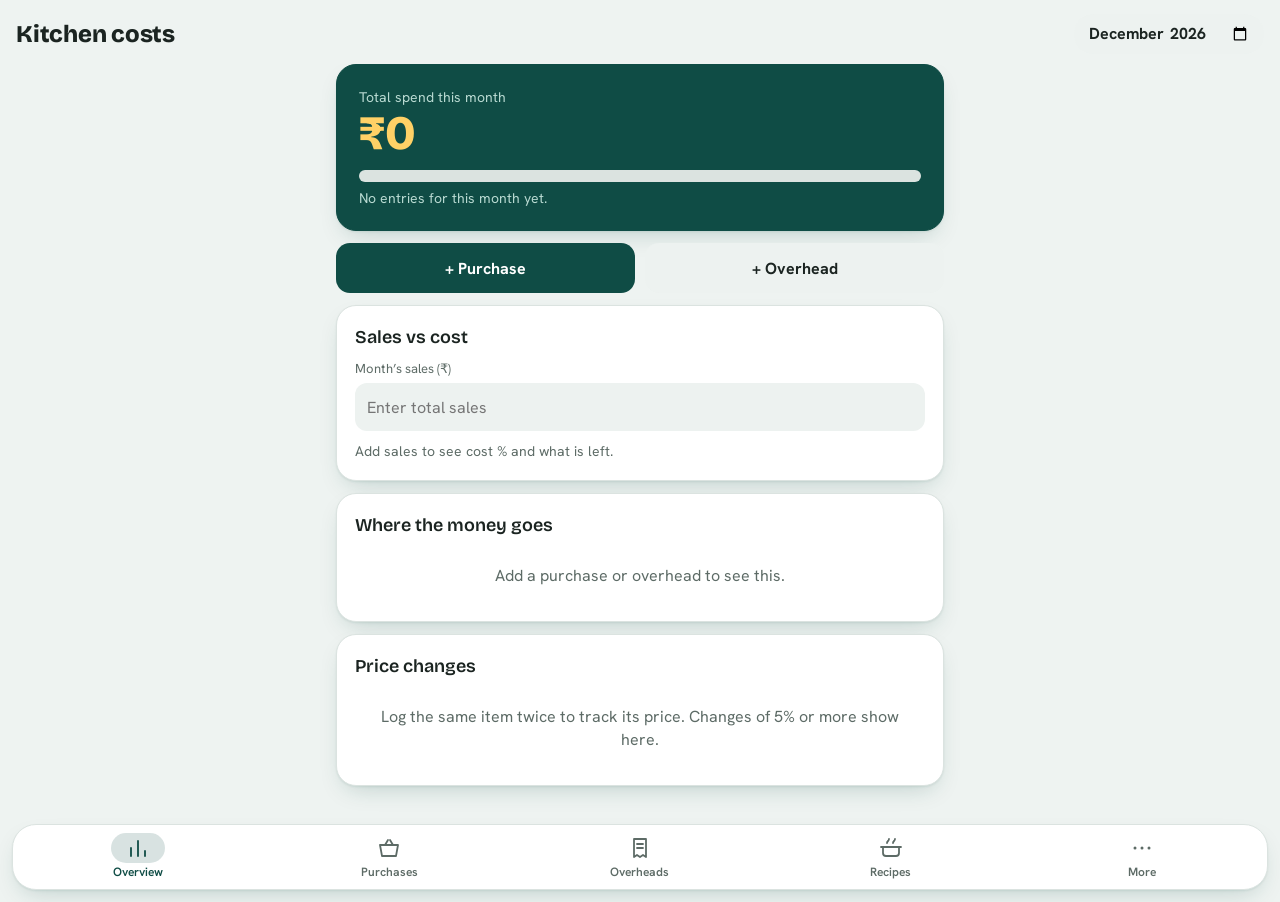
<file: admin.html>
<!DOCTYPE html>
<html lang="en">
<head>
<meta charset="utf-8">
<meta name="viewport" content="width=device-width, initial-scale=1, viewport-fit=cover">
<title>Kitchen Costs</title>
<link rel="stylesheet" href="https://fonts.googleapis.com/css2?family=Hanken+Grotesk:wght@400;500;700;800&family=Bricolage+Grotesque:wght@600;800&display=swap">
<style>
:root{--bg:#f3f6f5;--card:#fff;--ink:#1b2421;--mute:#5d6b66;--line:#dbe3e0;--brand:#0f4c45;--brand-ink:#fff;--up:#c0392b;--down:#1d7a4d;--warn:#e0a100;--bar:#0f4c45;--bar2:#e0a100;
box-sizing:border-box;padding-top:env(safe-area-inset-top,0px);padding-bottom:env(safe-area-inset-bottom,0px);color-scheme:light}
@media (prefers-color-scheme:dark){:root:not([data-theme="light"]){--bg:#111a18;--card:#1a2623;--ink:#e8efec;--mute:#9bada6;--line:#2c3b37;--brand:#4cc2a8;--brand-ink:#08201b;--up:#ff7a69;--down:#5fd59a;--bar:#4cc2a8;color-scheme:dark}}
:root[data-theme="dark"]{--bg:#111a18;--card:#1a2623;--ink:#e8efec;--mute:#9bada6;--line:#2c3b37;--brand:#4cc2a8;--brand-ink:#08201b;--up:#ff7a69;--down:#5fd59a;--bar:#4cc2a8;color-scheme:dark}
html{scroll-padding-top:env(safe-area-inset-top,0px)}
*{box-sizing:border-box}
body{margin:0;background:var(--bg);color:var(--ink);font:16px/1.45 "Hanken Grotesk",system-ui,-apple-system,"Segoe UI",Roboto,sans-serif;padding-bottom:84px}
header{position:sticky;top:env(safe-area-inset-top,0px);background:var(--bg);padding:12px 16px 8px;z-index:5;display:flex;gap:10px;align-items:center;justify-content:space-between}
h1{font-size:20px;margin:0;font-weight:800;letter-spacing:-.01em}
input,select,button{font:inherit;color:inherit}
input,select{width:100%;padding:11px 12px;border:1px solid var(--line);border-radius:10px;background:var(--card);min-height:44px}
input:focus,select:focus,button:focus-visible{outline:2px solid var(--brand);outline-offset:1px}
main{padding:0 16px;max-width:640px;margin:0 auto}
section{display:none}section.on{display:block}
.card{background:var(--card);border:1px solid var(--line);border-radius:14px;padding:14px;margin:0 0 12px}
h2{font-size:16px;margin:0 0 10px;font-weight:700}
.big{font-size:34px;font-weight:800;letter-spacing:-.02em;line-height:1.1}
.mute{color:var(--mute);font-size:14px}
.grid{display:grid;grid-template-columns:1fr 1fr;gap:10px}
.full{grid-column:1/-1}
label{display:block;font-size:13px;color:var(--mute);margin:0 0 4px}
.btn{background:var(--brand);color:var(--brand-ink);border:0;border-radius:10px;padding:12px 16px;font-weight:700;min-height:46px;cursor:pointer;width:100%}
.btn.ghost{background:transparent;color:var(--ink);border:1px solid var(--line)}
.row{display:flex;justify-content:space-between;gap:10px;padding:10px 0;border-top:1px solid var(--line);align-items:flex-start}
.row:first-of-type{border-top:0}
.row b{font-weight:700}
.x{background:none;border:0;color:var(--mute);font-size:20px;min-width:44px;min-height:44px;cursor:pointer;margin:-10px -10px -10px 0}
.bar{height:10px;border-radius:6px;background:var(--line);overflow:hidden;margin:4px 0 10px}
.bar i{display:block;height:100%;background:var(--bar)}
.split{display:flex;height:14px;border-radius:7px;overflow:hidden;margin:10px 0 6px}
.split i{display:block}
.up{color:var(--up);font-weight:700}.down{color:var(--down);font-weight:700}
nav{position:fixed;left:0;right:0;bottom:0;background:var(--card);border-top:1px solid var(--line);display:flex;padding-bottom:env(safe-area-inset-bottom,0px);z-index:6}
nav button{flex:1;background:none;border:0;padding:12px 4px;min-height:56px;font-weight:700;color:var(--mute);cursor:pointer;font-size:14px}
nav button.on{color:var(--brand);box-shadow:inset 0 3px 0 var(--brand)}
.empty{color:var(--mute);padding:6px 0}
.toast{position:fixed;left:50%;transform:translateX(-50%);bottom:90px;background:var(--ink);color:var(--bg);padding:10px 16px;border-radius:10px;font-size:14px;opacity:0;pointer-events:none;transition:opacity .2s;z-index:9}
.toast.on{opacity:1}
@media (prefers-reduced-motion:reduce){.toast{transition:none}}
:root{--bg:#eef3f1;--field:#edf2f0;--shadow:0 1px 2px rgba(15,76,69,.08),0 10px 24px -10px rgba(15,76,69,.25)}
@media (prefers-color-scheme:dark){:root:not([data-theme="light"]){--bg:#0e1614;--field:#243632;--shadow:none}}
:root[data-theme="dark"]{--bg:#0e1614;--field:#243632;--shadow:none}
body{padding-bottom:104px}
h1,h2,.big{font-family:"Bricolage Grotesque","Hanken Grotesk",system-ui,sans-serif}
h1{font-size:24px;font-weight:800}
h2{font-size:18px;font-weight:600}
header{padding:14px 16px 10px}
#month{border-radius:20px;font-weight:700;padding:6px 14px;min-height:40px}
input,select{border:0;background:var(--field);border-radius:12px;min-height:48px}
.card{border-radius:20px;padding:18px;box-shadow:var(--shadow)}
.card.hero{background:#0f4c45;color:#fff;border-color:#0f4c45;--bar:#ffd166;--bar2:#8fdccb;padding:22px}
.hero .mute{color:#b9dad2}
.hero .big{color:#ffd166;font-size:48px}
.hero .split{height:12px;background:rgba(255,255,255,.18)}
.quick{display:grid;grid-template-columns:1fr 1fr;gap:10px;margin:0 0 12px}
.btn{border-radius:14px;min-height:50px}
.btn:active{transform:scale(.98)}
.btn.ghost{background:var(--field);border:0}
.row{padding:12px 0}
.empty{text-align:center;padding:16px 8px}
#bPrev{min-height:22px;color:var(--brand);font-weight:700}
nav{left:12px;right:12px;bottom:calc(10px + env(safe-area-inset-bottom,0px));padding-bottom:0;border:1px solid var(--line);border-radius:24px;box-shadow:var(--shadow)}
nav button{display:flex;flex-direction:column;align-items:center;gap:1px;font-size:12px;font-weight:600;padding:8px 2px;min-height:62px;border-radius:24px}
nav button.on{box-shadow:none}
nav svg{width:54px;height:30px;padding:3px 0;border-radius:15px;stroke:currentColor;fill:none;stroke-width:1.8;stroke-linecap:round;stroke-linejoin:round}
nav button.on svg{background:color-mix(in srgb,var(--brand) 16%,transparent)}
.toast{bottom:100px}
</style>
</head>
<body>
<header>
  <h1>Kitchen costs</h1>
  <input type="month" id="month" aria-label="Month" style="width:auto">
</header>
<main>

<section id="s-over" class="on">
  <div class="card hero">
    <div class="mute">Total spend this month</div>
    <div class="big" id="total">₹0</div>
    <div class="split" id="split"></div>
    <div class="mute" id="splitLbl"></div>
  </div>
  <div class="quick"><button class="btn" data-go="buy">+ Purchase</button><button class="btn ghost" data-go="ovh">+ Overhead</button></div>
  <div class="card">
    <h2>Sales vs cost</h2>
    <label for="sales">Month’s sales (₹)</label>
    <input id="sales" type="number" inputmode="decimal" min="0" placeholder="Enter total sales">
    <div id="margin" class="mute" style="margin-top:10px"></div>
  </div>
  <div class="card"><h2>Where the money goes</h2><div id="cats"></div></div>
  <div class="card"><h2>Price changes</h2><div id="alerts"></div></div>
</section>

<section id="s-buy">
  <div class="card">
    <h2>Add raw material purchase</h2>
    <div class="grid">
      <div><label for="bDate">Date</label><input id="bDate" type="date"></div>
      <div><label for="bItem">Item</label><input id="bItem" list="items" placeholder="e.g. Rohu fish" autocomplete="off"></div>
      <div><label for="bQty">Quantity</label><input id="bQty" type="number" inputmode="decimal" min="0" step="any"></div>
      <div><label for="bUnit">Unit</label><select id="bUnit"><option>kg</option><option>g</option><option>l</option><option>ml</option><option>pcs</option><option>dozen</option><option>pack</option></select></div>
      <div><label for="bAmt">Total paid (₹)</label><input id="bAmt" type="number" inputmode="decimal" min="0" step="any"></div>
      <div><label for="bSup">Supplier (optional)</label><input id="bSup"></div>
      <div class="full" id="bPrev"></div>
      <div class="full"><button class="btn" id="bAdd">Save purchase</button></div>
    </div>
    <datalist id="items"></datalist>
  </div>
  <div class="card"><h2>Purchases</h2><div id="bList"></div></div>
</section>

<section id="s-ovh">
  <div class="card">
    <h2>Add overhead</h2>
    <div class="grid">
      <div><label for="oDate">Date</label><input id="oDate" type="date"></div>
      <div><label for="oCat">Category</label><select id="oCat"></select></div>
      <div><label for="oAmt">Amount (₹)</label><input id="oAmt" type="number" inputmode="decimal" min="0" step="any"></div>
      <div><label for="oNote">Note (optional)</label><input id="oNote"></div>
      <div class="full"><button class="btn" id="oAdd">Save overhead</button></div>
    </div>
  </div>
  <div class="card"><h2>Overheads</h2><div id="oList"></div></div>
</section>

<section id="s-rec">
  <div class="card">
    <h2>Add a dish</h2>
    <div class="grid">
      <div><label for="rName">Dish name</label><input id="rName" placeholder="e.g. Fish curry (1 plate)"></div>
      <div><label for="rPrice">Selling price (₹)</label><input id="rPrice" type="number" inputmode="decimal" min="0" step="any"></div>
      <div class="full"><button class="btn" id="rAdd">Save dish</button></div>
    </div>
    <p class="mute">Then add ingredients per plate. Costs use the latest price you logged for each item.</p>
  </div>
  <div id="rList"></div>
</section>

<section id="s-more">
  <div class="card">
    <h2>Save your data</h2>
    <p class="mute">Everything is stored only in this browser on this phone. Export a backup regularly.</p>
    <div class="grid">
      <button class="btn ghost" id="exCsv">Download CSV</button>
      <button class="btn ghost" id="exJson">Download backup</button>
      <div class="full"><label for="imp">Restore from backup file</label><input id="imp" type="file" accept="application/json"></div>
    </div>
  </div>
  <div class="card">
    <h2>Overhead categories</h2>
    <div class="grid"><input id="newCat" placeholder="New category"><button class="btn ghost" id="addCat">Add category</button></div>
  </div>
  <div class="card"><button class="btn ghost" id="wipe">Delete all data</button></div>
</section>
</main>

<nav>
  <button data-t="over" class="on">Overview</button>
  <button data-t="buy">Purchases</button>
  <button data-t="ovh">Overheads</button>
  <button data-t="rec">Recipes</button>
  <button data-t="more">More</button>
</nav>
<div class="toast" id="toast" role="status"></div>

<script>
var KEY='kitchen-costs-v1';
var D={buys:[],ovh:[],sales:{},cats:['Gas / fuel','Rent','Electricity','Packaging','Delivery','Salary / helpers','Marketing','Repairs','Other']};
try{var s=localStorage.getItem(KEY);if(s){var p=JSON.parse(s);if(p&&p.buys)D=p}}catch(e){}
function save(){try{localStorage.setItem(KEY,JSON.stringify(D))}catch(e){toast('Could not save. Download a backup.')}}
var $=function(i){return document.getElementById(i)};
var inr=function(n){return '₹'+Math.round(n).toLocaleString('en-IN')};
var uid=function(){return Date.now().toString(36)+Math.random().toString(36).slice(2,6)};
var today=new Date().toISOString().slice(0,10);
var month=today.slice(0,7);
function esc(t){return String(t).replace(/[&<>"]/g,function(c){return {'&':'&amp;','<':'&lt;','>':'&gt;','"':'&quot;'}[c]})}
function toast(m){var t=$('toast');t.textContent=m;t.classList.add('on');setTimeout(function(){t.classList.remove('on')},2200)}

$('month').value=month;$('bDate').value=today;$('oDate').value=today;
$('month').onchange=function(){month=this.value||month;render()};

document.querySelectorAll('nav button').forEach(function(b){b.onclick=function(){
  document.querySelectorAll('nav button').forEach(function(x){x.classList.toggle('on',x===b)});
  document.querySelectorAll('section').forEach(function(s){s.classList.toggle('on',s.id==='s-'+b.dataset.t)});
  window.scrollTo(0,0)}});

$('bAdd').onclick=function(){
  var item=$('bItem').value.trim(),q=parseFloat($('bQty').value),a=parseFloat($('bAmt').value);
  if(!item||!(q>0)||!(a>=0)||isNaN(a)){toast('Enter item, quantity and amount');return}
  D.buys.push({id:uid(),date:$('bDate').value||today,item:item,qty:q,unit:$('bUnit').value,amt:a,sup:$('bSup').value.trim()});
  save();$('bItem').value='';$('bQty').value='';$('bAmt').value='';render();toast('Purchase saved')};
$('oAdd').onclick=function(){
  var a=parseFloat($('oAmt').value);
  if(!(a>0)){toast('Enter an amount');return}
  D.ovh.push({id:uid(),date:$('oDate').value||today,cat:$('oCat').value,amt:a,note:$('oNote').value.trim()});
  save();$('oAmt').value='';$('oNote').value='';render();toast('Overhead saved')};
$('sales').oninput=function(){var v=parseFloat(this.value);if(v>0)D.sales[month]=v;else delete D.sales[month];save();margin()};
$('addCat').onclick=function(){var c=$('newCat').value.trim();if(c&&D.cats.indexOf(c)<0){D.cats.push(c);save();$('newCat').value='';render();toast('Category added')}};

function del(list,id){if(confirm('Delete this entry?')){D[list]=D[list].filter(function(x){return x.id!==id});save();render()}}
window.del=del;

function inMonth(x){return x.date&&x.date.slice(0,7)===month}
function rate(b){return b.amt/b.qty}

function margin(){
  var s=D.sales[month],t=tot(),el=$('margin');
  if(!s){el.textContent='Add sales to see cost % and what is left.';return}
  var pct=t/s*100;
  el.innerHTML='Costs are <b>'+pct.toFixed(1)+'%</b> of sales. Left over: <b>'+inr(s-t)+'</b>.';
}
function tot(){return D.buys.filter(inMonth).reduce(function(a,b){return a+b.amt},0)+D.ovh.filter(inMonth).reduce(function(a,b){return a+b.amt},0)}

function render(){
  renderRec();
  var B=D.buys.filter(inMonth),O=D.ovh.filter(inMonth);
  var rawT=B.reduce(function(a,b){return a+b.amt},0),ovT=O.reduce(function(a,b){return a+b.amt},0),T=rawT+ovT;
  $('total').textContent=inr(T);
  $('split').innerHTML=T?'<i style="width:'+rawT/T*100+'%;background:var(--bar)"></i><i style="width:'+ovT/T*100+'%;background:var(--bar2)"></i>':'<i style="width:100%;background:var(--line)"></i>';
  $('splitLbl').textContent=T?'Raw materials '+inr(rawT)+' ('+Math.round(rawT/T*100)+'%)  |  Overheads '+inr(ovT)+' ('+Math.round(ovT/T*100)+'%)':'No entries for this month yet.';
  $('sales').value=D.sales[month]||'';margin();

  var m={};B.forEach(function(b){var k=b.item;m[k]=(m[k]||0)+b.amt});
  O.forEach(function(o){var k=o.cat;m[k]=(m[k]||0)+o.amt});
  var arr=Object.keys(m).map(function(k){return [k,m[k]]}).sort(function(a,b){return b[1]-a[1]}).slice(0,8);
  $('cats').innerHTML=arr.length?arr.map(function(r){return '<div class="row" style="display:block;border:0;padding:0"><div style="display:flex;justify-content:space-between"><span>'+esc(r[0])+'</span><b>'+inr(r[1])+'</b></div><div class="bar"><i style="width:'+r[1]/arr[0][1]*100+'%"></i></div></div>'}).join(''):'<div class="empty">Add a purchase or overhead to see this.</div>';

  var groups={};D.buys.forEach(function(b){var k=b.item.toLowerCase()+'|'+b.unit;(groups[k]=groups[k]||[]).push(b)});
  var al=[];
  Object.keys(groups).forEach(function(k){var g=groups[k].sort(function(a,b){return a.date<b.date?-1:a.date>b.date?1:0});
    if(g.length<2)return;var last=g[g.length-1],prev=g.slice(0,-1);
    var avg=prev.reduce(function(a,b){return a+rate(b)},0)/prev.length,ch=(rate(last)-avg)/avg*100;
    if(Math.abs(ch)>=5)al.push({n:last.item,u:last.unit,r:rate(last),avg:avg,ch:ch})});
  al.sort(function(a,b){return Math.abs(b.ch)-Math.abs(a.ch)});
  $('alerts').innerHTML=al.length?al.slice(0,8).map(function(a){return '<div class="row"><div><b>'+esc(a.n)+'</b><div class="mute">Now '+inr(a.r)+'/'+a.u+', earlier avg '+inr(a.avg)+'/'+a.u+'</div></div><span class="'+(a.ch>0?'up':'down')+'">'+(a.ch>0?'+':'')+a.ch.toFixed(0)+'%</span></div>'}).join(''):'<div class="empty">Log the same item twice to track its price. Changes of 5% or more show here.</div>';

  var names={};D.buys.forEach(function(b){names[b.item]=1});
  $('items').innerHTML=Object.keys(names).map(function(n){return '<option value="'+esc(n)+'">'}).join('');
  $('oCat').innerHTML=D.cats.map(function(c){return '<option>'+esc(c)+'</option>'}).join('');

  $('bList').innerHTML=B.length?B.slice().sort(function(a,b){return a.date<b.date?1:-1}).map(function(b){return '<div class="row"><div><b>'+esc(b.item)+'</b><div class="mute">'+fd(b.date)+' | '+b.qty+' '+b.unit+' at '+inr(rate(b))+'/'+b.unit+(b.sup?' | '+esc(b.sup):'')+'</div></div><div style="display:flex;align-items:center;gap:6px"><b>'+inr(b.amt)+'</b><button class="x" aria-label="Delete" onclick="del(\'buys\',\''+b.id+'\')">&times;</button></div></div>'}).join(''):'<div class="empty">No purchases this month.</div>';
  $('oList').innerHTML=O.length?O.slice().sort(function(a,b){return a.date<b.date?1:-1}).map(function(o){return '<div class="row"><div><b>'+esc(o.cat)+'</b><div class="mute">'+fd(o.date)+(o.note?' | '+esc(o.note):'')+'</div></div><div style="display:flex;align-items:center;gap:6px"><b>'+inr(o.amt)+'</b><button class="x" aria-label="Delete" onclick="del(\'ovh\',\''+o.id+'\')">&times;</button></div></div>'}).join(''):'<div class="empty">No overheads this month.</div>';
}

function fd(d){var p=d.split('-');return +p[2]+' '+['Jan','Feb','Mar','Apr','May','Jun','Jul','Aug','Sep','Oct','Nov','Dec'][p[1]-1]}
(function(){
  var ic={over:'<path d="M5 20v-8M12 20V5M19 20v-5"/>',buy:'<path d="M3 9h18l-2 11H5L3 9zM8 9l3-5M16 9l-3-5"/>',ovh:'<path d="M6 3h12v18l-3-2-3 2-3-2-3 2V3zM9 8h6M9 12h6"/>',rec:'<path d="M4 11h16v6a3 3 0 0 1-3 3H7a3 3 0 0 1-3-3v-6zM2 11h20M8 7c0-2 2-2 2-4M14 7c0-2 2-2 2-4"/>',more:'<path d="M5 12h.01M12 12h.01M19 12h.01" stroke-width="3"/>'};
  document.querySelectorAll('nav button').forEach(function(b){b.innerHTML='<svg viewBox="0 0 24 24" aria-hidden="true">'+ic[b.dataset.t]+'</svg><span>'+b.textContent+'</span>'});
  document.querySelectorAll('[data-go]').forEach(function(b){b.onclick=function(){document.querySelector('nav button[data-t="'+b.dataset.go+'"]').click()}});
  function pv(){var q=parseFloat($('bQty').value),a=parseFloat($('bAmt').value);$('bPrev').textContent=(q>0&&a>=0)?'That is '+inr1(a/q)+' per '+$('bUnit').value:''}
  ['bQty','bAmt','bUnit'].forEach(function(i){$(i).addEventListener('input',pv)});
})();
var UO='<option>kg</option><option>g</option><option>l</option><option>ml</option><option>pcs</option><option>dozen</option><option>pack</option>';
var inr1=function(n){return '₹'+n.toFixed(1)};
function conv(a,b){if(a===b)return 1;var m={'kg>g':1000,'g>kg':.001,'l>ml':1000,'ml>l':.001,'dozen>pcs':12,'pcs>dozen':1/12};return m[a+'>'+b]||null}
function lastBuy(n){var l=null;D.buys.forEach(function(b){if(b.item.toLowerCase()===n.toLowerCase()&&(!l||b.date>=l.date))l=b});return l}
function ingCost(g){var b=lastBuy(g.item);if(!b)return null;var c=conv(g.unit,b.unit);return c==null?null:g.qty*c*rate(b)}
function renderRec(){
  D.recipes=D.recipes||[];
  $('rList').innerHTML=D.recipes.length?D.recipes.map(function(r){
    var cost=0,miss=0;
    var lines=r.ing.map(function(g,i){var c=ingCost(g);if(c==null)miss++;else cost+=c;
      return '<div class="row"><div>'+esc(g.item)+'<div class="mute">'+g.qty+' '+g.unit+'</div></div><div style="display:flex;align-items:center;gap:6px"><span>'+(c==null?'<span class="mute">no price</span>':inr1(c))+'</span><button class="x" aria-label="Remove ingredient" onclick="delIng(\''+r.id+'\','+i+')">&times;</button></div></div>'}).join('');
    var mg=r.price-cost,pct=r.price>0?mg/r.price*100:0;
    return '<div class="card"><div style="display:flex;justify-content:space-between;gap:10px"><h2 style="margin:0">'+esc(r.name)+'</h2><b>'+inr1(r.price)+'</b></div>'
      +(r.ing.length?'<div style="margin:8px 0">Cost per plate <b>'+inr1(cost)+'</b><br>Margin <b class="'+(pct<30?'up':'down')+'">'+inr1(mg)+' ('+pct.toFixed(0)+'%)</b></div>':'<div class="empty">No ingredients yet.</div>')
      +(miss?'<div class="mute">'+miss+' ingredient(s) have no matching purchase or unit, so they are not counted. Log a purchase to include them.</div>':'')
      +lines
      +'<div class="grid" style="margin-top:10px"><div class="full"><label for="ri_'+r.id+'">Add ingredient</label><input id="ri_'+r.id+'" list="items" placeholder="Item name, as in Purchases" autocomplete="off"></div><div><input id="rq_'+r.id+'" type="number" inputmode="decimal" min="0" step="any" placeholder="Qty per plate" aria-label="Quantity per plate"></div><div><select id="ru_'+r.id+'" aria-label="Unit">'+UO+'</select></div><div><button class="btn" onclick="addIng(\''+r.id+'\')">Add</button></div><div><button class="btn ghost" onclick="delRec(\''+r.id+'\')">Delete dish</button></div></div></div>'
  }).join(''):'<div class="card empty">No dishes yet. Add one above.</div>';
}
$('rAdd').onclick=function(){var n=$('rName').value.trim(),p=parseFloat($('rPrice').value);if(!n||!(p>=0)||isNaN(p)){toast('Enter dish name and selling price');return}
  D.recipes=D.recipes||[];D.recipes.push({id:uid(),name:n,price:p,ing:[]});save();$('rName').value='';$('rPrice').value='';render();toast('Dish saved')};
function addIng(id){var it=$('ri_'+id).value.trim(),q=parseFloat($('rq_'+id).value);if(!it||!(q>0)){toast('Enter item and quantity');return}
  D.recipes.forEach(function(r){if(r.id===id)r.ing.push({item:it,qty:q,unit:$('ru_'+id).value})});save();render()}
function delIng(id,i){D.recipes.forEach(function(r){if(r.id===id)r.ing.splice(i,1)});save();render()}
function delRec(id){if(confirm('Delete this dish?')){D.recipes=D.recipes.filter(function(r){return r.id!==id});save();render()}}
window.addIng=addIng;window.delIng=delIng;window.delRec=delRec;
function dl(name,text,type){var a=document.createElement('a');a.href=URL.createObjectURL(new Blob([text],{type:type}));a.download=name;document.body.appendChild(a);a.click();a.remove()}
$('exJson').onclick=function(){dl('kitchen-costs-backup.json',JSON.stringify(D),'application/json')};
$('exCsv').onclick=function(){
  var q=function(v){return '"'+String(v).replace(/"/g,'""')+'"'};
  var r=['Type,Date,Item/Category,Qty,Unit,Amount,Supplier/Note'];
  D.buys.forEach(function(b){r.push(['Purchase',b.date,q(b.item),b.qty,b.unit,b.amt,q(b.sup||'')].join(','))});
  D.ovh.forEach(function(o){r.push(['Overhead',o.date,q(o.cat),'','',o.amt,q(o.note||'')].join(','))});
  dl('kitchen-costs.csv',r.join('\n'),'text/csv')};
$('imp').onchange=function(){var f=this.files[0];if(!f)return;var rd=new FileReader();rd.onload=function(){try{var p=JSON.parse(rd.result);if(!p.buys||!p.ovh)throw 0;D=p;save();render();toast('Backup restored')}catch(e){toast('That file is not a valid backup')}};rd.readAsText(f)};
$('wipe').onclick=function(){if(confirm('Delete every purchase and overhead on this phone? This cannot be undone.')){D.buys=[];D.ovh=[];D.sales={};save();render()}};
render();
</script>
</body>
</html>
</file>
